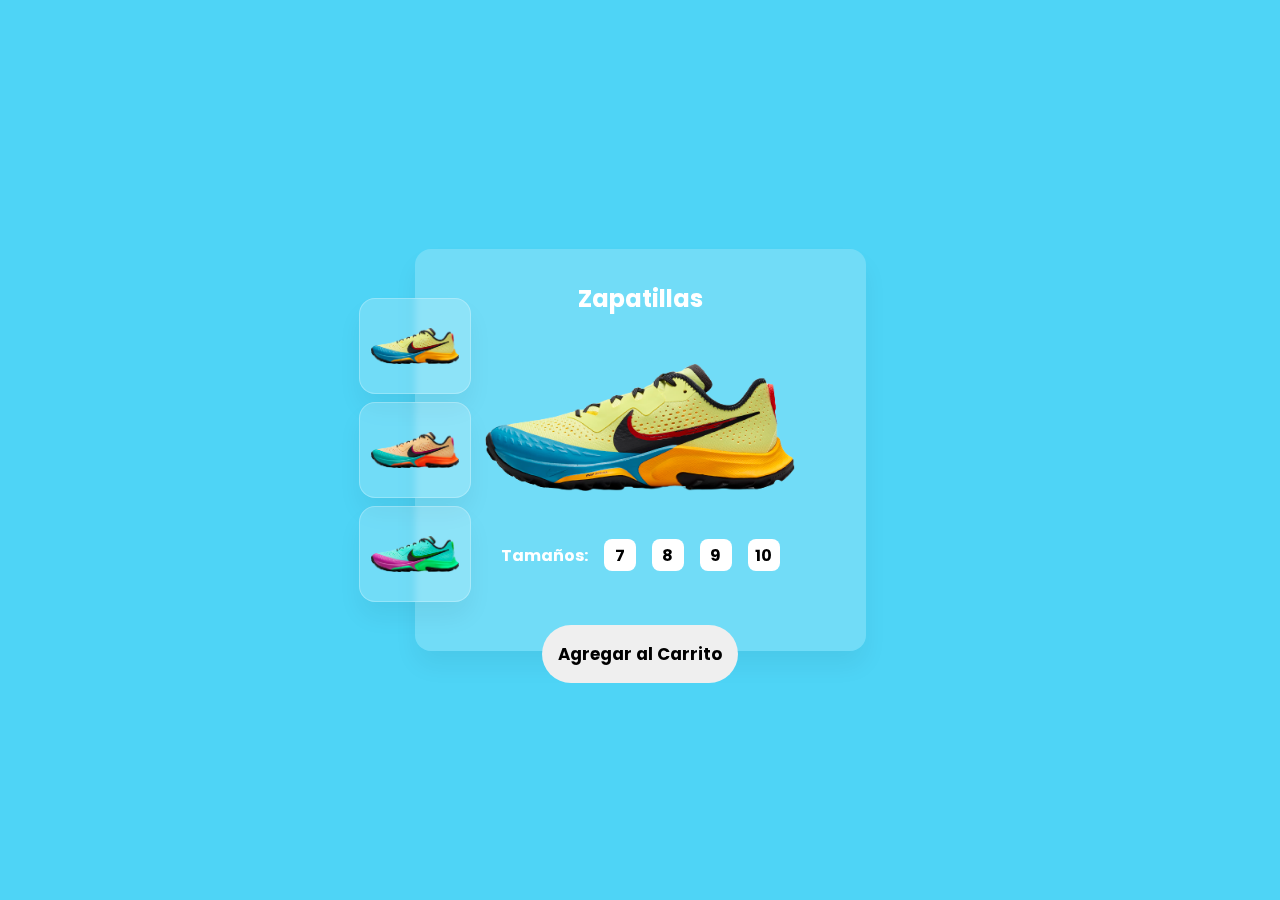
<file: 02-View_Card/index.html>
<!DOCTYPE html>
<html lang="es">
<head>
    <meta charset="UTF-8">
    <meta http-equiv="X-UA-Compatible" content="IE=edge">
    <meta name="viewport" content="width=device-width, initial-scale=1.0">
    <title>Cartas</title>

    <link rel="stylesheet" href="css/app.css">
</head>
<body>

    <div class="card">
        <ul class="card__images">
            <li class="card__list"><img class="card__img" src="img/shoes1.png" alt=""></li>
            <li class="card__list"><img class="card__img" src="img/shoes2.png" alt=""></li>
            <li class="card__list"><img class="card__img" src="img/shoes3.png" alt=""></li>
        </ul>

        <div class="card__container">
            <h2 class="card__title">Zapatillas</h2>
            <img class="card__primary" src="img/shoes1.png" alt="">

            <ul class="card__prices">
                <li><p class="card__size">Tamaños: </p></li>
                <li><p class="card__price">7</p></li>
                <li><p class="card__price">8</p></li>
                <li><p class="card__price">9</p></li>
                <li><p class="card__price">10</p></li>
            </ul>

            <button type="button" class="card__btn">Agregar al Carrito</button>
        </div>
    </div>

    <script src="app.js"></script>
    
</body>
</html>
</file>
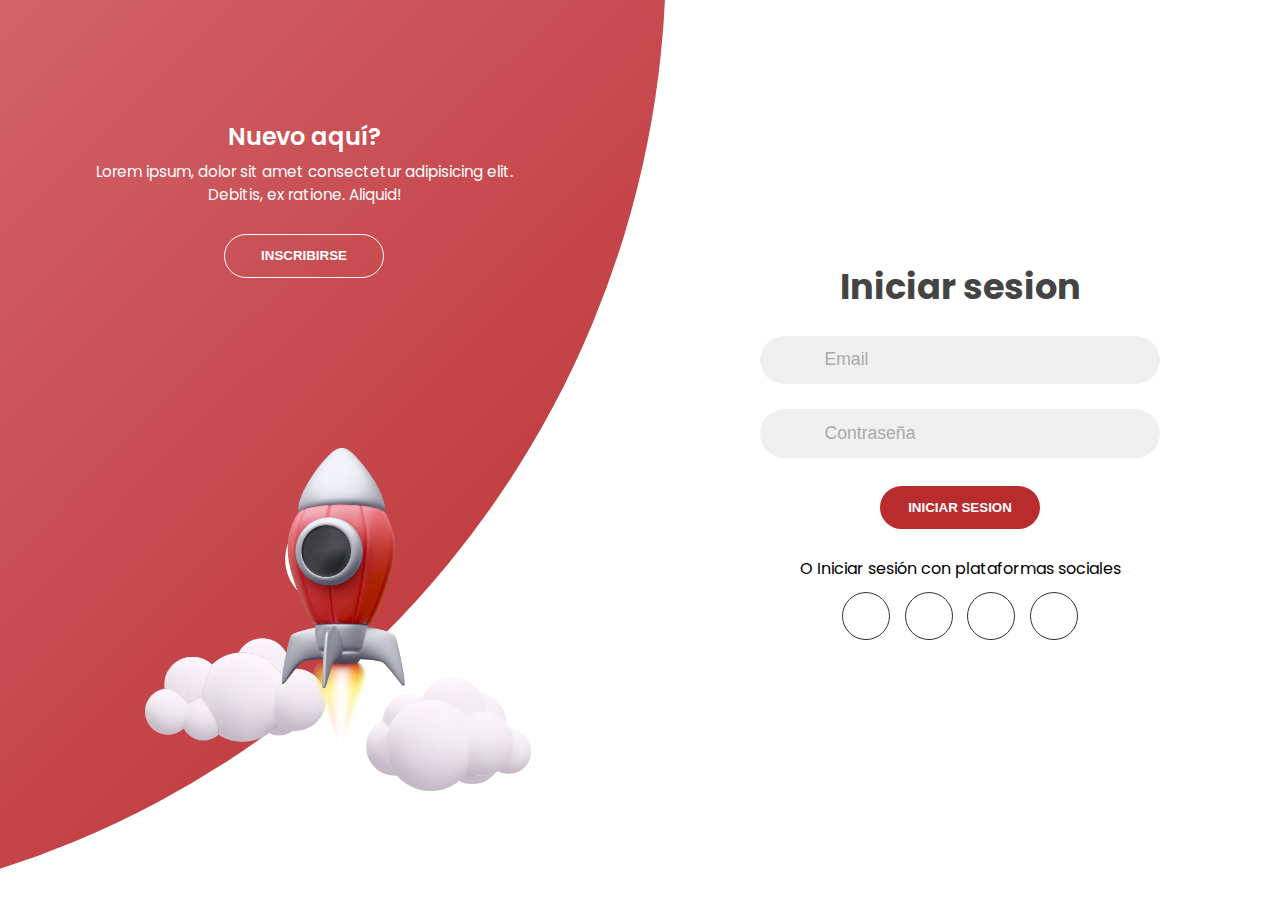
<file: 03-Login_Register/index.html>
<!DOCTYPE html>
<html lang="es">
  <head>
    <meta charset="UTF-8" />
    <meta http-equiv="X-UA-Compatible" content="IE=edge" />
    <meta name="viewport" content="width=device-width, initial-scale=1.0" />
    <title>Login | Registro</title>

    <link rel="stylesheet" href="https://cdnjs.cloudflare.com/ajax/libs/font-awesome/6.2.1/css/all.min.css" integrity="sha512-MV7K8+y+gLIBoVD59lQIYicR65iaqukzvf/nwasF0nqhPay5w/9lJmVM2hMDcnK1OnMGCdVK+iQrJ7lzPJQd1w==" crossorigin="anonymous" referrerpolicy="no-referrer" />
    <link rel="stylesheet" href="css/app.css" />
  </head>

  <body>

    <div class="forms">
      <div class="forms__container">
        <form action="#" class="forms__content login">
          <h2 class="forms__title">Iniciar sesion</h2>
          <div class="forms__inputs">
            <label class="forms__label" for="username">
              <i class="fas fa-user forms__label-icon"></i>
            </label>
            <input type="text" id="username" class="forms__input" placeholder="Email" />
          </div>

          <div class="forms__inputs">
            <label class="forms__label" for="password">
              <i class="fas fa-lock forms__label-icon"></i>
            </label>
            <input type="password" id="password" class="forms__input" placeholder="Contraseña" />
          </div>

          <input type="submit" value="Iniciar Sesion" class="forms__btn" />

          <p class="forms__description">O Iniciar sesión con plataformas sociales</p>
          <div class="forms__socials">
            <a href="#" class="forms__icon">
              <i class="fab fa-facebook-f"></i>
            </a>
            <a href="#" class="forms__icon">
              <i class="fab fa-twitter"></i>
            </a>
            <a href="#" class="forms__icon">
              <i class="fab fa-google"></i>
            </a>
            <a href="#" class="forms__icon">
              <i class="fab fa-linkedin-in"></i>
            </a>
          </div>
        </form>  <!-- Fin Login -->

        <form action="#" class="forms__content register">
          <h2 class="forms__title">Inscribirse</h2>
          <div class="forms__inputs">
            <label class="forms__label" for="username2">
              <i class="fas fa-user forms__label-icon"></i>
            </label>
            <input type="text" id="username2" class="forms__input" placeholder="Usuario" />
          </div>

          <div class="forms__inputs">
            <label class="forms__label" for="email">
              <i class="fas fa-envelope forms__label-icon"></i>
            </label>
            <input type="email" id="email" class="forms__input" placeholder="Email" />
          </div>

          <div class="forms__inputs">
            <label class="forms__label" for="password2">
              <i class="fas fa-lock forms__label-icon"></i>
            </label>
            <input type="password" id="password2" class="forms__input" placeholder="Contraseña" />
          </div>
          <input type="submit" class="forms__btn" value="Registrarse" />

          <p class="forms__description">O Regístrese con las plataformas sociales</p>

          <div class="forms__socials">
            <a href="#" class="forms__icon">
              <i class="fab fa-facebook-f"></i>
            </a>
            <a href="#" class="forms__icon">
              <i class="fab fa-twitter"></i>
            </a>
            <a href="#" class="forms__icon">
              <i class="fab fa-google"></i>
            </a>
            <a href="#" class="forms__icon">
              <i class="fab fa-linkedin-in"></i>
            </a>
          </div>
        </form> <!-- Fin Registro -->
      </div>
    </div>

    <div class="panels">
      <div class="panels__container left">
        <div class="panels__content">
          <h3 class="panels__title">Nuevo aquí?</h3>
          <p class="panels__description">
            Lorem ipsum, dolor sit amet consectetur adipisicing elit. Debitis,
            ex ratione. Aliquid!
          </p>
          <button class="panels__btn" id="register">Inscribirse</button>
        </div>
        <img src="img/cohete1.svg" class="panels__img" alt="" id="cohete" />
      </div><!-- Fin Panel Principal -->

      <div class="panels__container right">
        <div class="panels__content">
          <h3 class="panels__title">Uno de nosotros</h3>
          <p class="panels__description">
            Lorem ipsum dolor sit amet consectetur adipisicing elit. Nostrum
            laboriosam ad deleniti.
          </p>
          <button class="panels__btn" id="login">Iniciar sesión</button>
        </div>
        <img src="img/esfera.svg" class="panels__img" alt="" />
      </div>
    </div>

    <script src="./app.js"></script>
  </body>
</html>
</file>
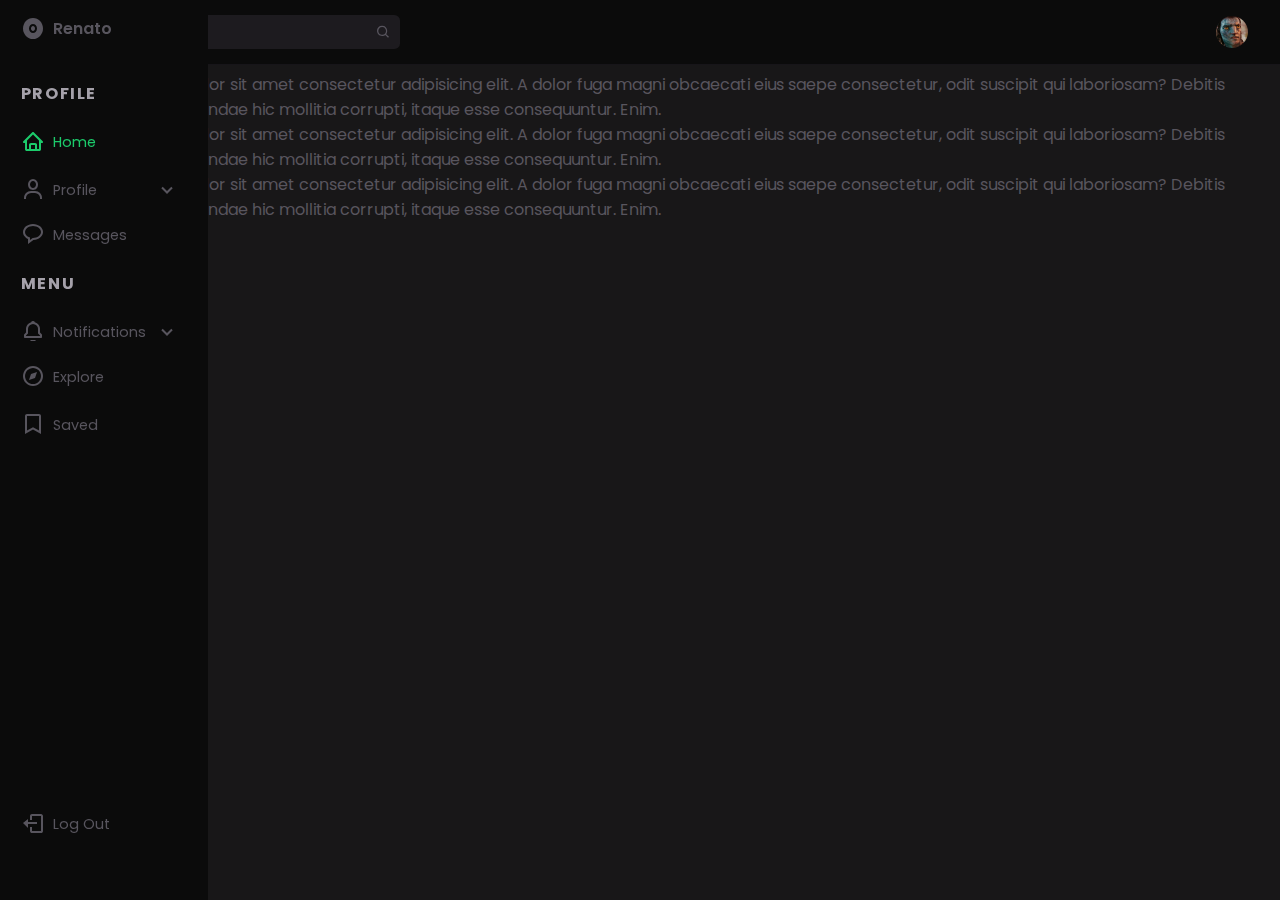
<file: 04-sidebar_Avanz/index.html>
<!DOCTYPE html>
<html lang="es">
  <head>
    <meta charset="UTF-8" />
    <meta http-equiv="X-UA-Compatible" content="IE=edge" />
    <meta name="viewport" content="width=device-width, initial-scale=1.0" />
    <title>Sidebar</title>
    <link rel="stylesheet" href="css/app.css" />
    <link
      rel="stylesheet"
      href="https://cdn.jsdelivr.net/npm/boxicons@latest/css/boxicons.min.css"
    />
  </head>
  <body>
    <!--HEADER-->
    <header class="header">
      <div class="header__container">
        <div class="header__search">
          <input type="search" placeholder="Buscar..." class="header__input" />
          <i class="bx bx-search"></i>
        </div>

        <img src="img/avatar.jpg" class="header__img" />

        <i class="bx bx-menu header__menu" id="header-menu"></i>
      </div>
      <!-- Fin Contenedor -->
    </header>
    <!--NAV-->

    <div class="nav" id="navbar">
      <nav class="nav__container">
        <div>
          <a href="#" class="nav__link nav__logo">
            <i class="bx bxs-disc nav__icon"></i>
            <span class="nav__logo-name">Renato</span>
          </a>
          <div class="nav__list">
            <div class="nav__items">
              <h3 class="nav__subtitle">Profile</h3>
              <a href="#" class="nav__link active">
                <i class="bx bx-home nav__icon"></i>
                <span class="nav__name">Home</span>
              </a>
              <div class="nav__dropdown">
                <a href="#" class="nav__link">
                  <i class="bx bx-user nav__icon"></i>
                  <span class="nav__name">Profile</span>
                  <i
                    class="bx bx-chevron-down nav__icon nav__dropdown-icon"
                  ></i>
                </a>
                <div class="nav__dropdown-collapse">
                  <div class="nav__dropdown-content">
                    <a href="#" class="nav__dropdown-item">Passwords</a>
                    <a href="#" class="nav__dropdown-item">Mail</a>
                    <a href="#" class="nav__dropdown-item">Accounts</a>
                  </div>
                </div>
              </div>
              <a href="#" class="nav__link">
                <i class="bx bx-message-rounded nav__icon"></i>
                <span class="nav__name">Messages</span>
              </a>
            </div>
            <div class="nav__items">
              <h3 class="nav__subtitle">Menu</h3>

              <div class="nav__dropdown">
                <a href="#" class="nav__link">
                  <i class="bx bx-bell nav__icon"></i>
                  <span class="nav__name">Notifications</span>
                  <i
                    class="bx bx-chevron-down nav__icon nav__dropdown-icon"
                  ></i>
                </a>
                <div class="nav__dropdown-collapse">
                  <div class="nav__dropdown-content">
                    <a href="#" class="nav__dropdown-item">Blocked</a>
                    <a href="#" class="nav__dropdown-item">Silenced</a>
                    <a href="#" class="nav__dropdown-item">Publish</a>
                  </div>
                </div>
              </div>
              <a href="#" class="nav__link">
                <i class="bx bx-compass nav__icon"></i>
                <span class="nav__name">Explore</span>
              </a>
              <a href="#" class="nav__link">
                <i class="bx bx-bookmark nav__icon"></i>
                <span class="nav__name">Saved</span>
              </a>
            </div>
          </div>
        </div>
        <a href="#" class="nav__link nav__logout">
          <i class="bx bx-log-out nav__icon"></i>
          <span class="nav__name">Log Out</span>
        </a>
      </nav>
    </div>

    <!--CONTENIDO-->
    <main>
      <section>
        <p>
          Lorem ipsum dolor sit amet consectetur adipisicing elit. A dolor fuga
          magni obcaecati eius saepe consectetur, odit suscipit qui laboriosam?
          Debitis maiores repudiandae hic mollitia corrupti, itaque esse
          consequuntur. Enim.
        </p>
        <p>
          Lorem ipsum dolor sit amet consectetur adipisicing elit. A dolor fuga
          magni obcaecati eius saepe consectetur, odit suscipit qui laboriosam?
          Debitis maiores repudiandae hic mollitia corrupti, itaque esse
          consequuntur. Enim.
        </p>
        <p>
          Lorem ipsum dolor sit amet consectetur adipisicing elit. A dolor fuga
          magni obcaecati eius saepe consectetur, odit suscipit qui laboriosam?
          Debitis maiores repudiandae hic mollitia corrupti, itaque esse
          consequuntur. Enim.
        </p>
      </section>
    </main>

    <script src="app.js"></script>
  </body>
</html>
</file>
<file: 02-View_Card/css/app.css>
@import url("https://fonts.googleapis.com/css2?family=Poppins:wght@400;600;700;900&display=swap");
* {
  padding: 0;
  margin: 0;
  font-family: "Poppins", sans-serif;
}

*, *::after, *::before {
  box-sizing: border-box;
}

body {
  min-height: 100vh;
  display: flex;
  justify-content: center;
  align-items: center;
  background: #4ed4f6;
}

img {
  max-width: 100%;
  -o-object-fit: cover;
     object-fit: cover;
  display: block;
}

.card {
  position: absolute;
  min-width: 25rem;
}
.card__images {
  list-style: none;
  position: absolute;
  top: 50%;
  left: -3.5rem;
  transform: translateY(-50%);
  z-index: 1;
}
.card__list {
  width: 7rem;
  height: 6rem;
  background-color: rgba(255, 255, 255, 0.2);
  box-shadow: 0 15px 25px rgba(0, 0, 0, 0.05);
  display: flex;
  align-items: center;
  justify-content: center;
  margin: 0.5rem 0;
  -webkit-backdrop-filter: blur(0.2rem);
          backdrop-filter: blur(0.2rem);
  border: 1px solid rgba(255, 255, 255, 0.25);
  border-radius: 1rem;
}
.card__img {
  width: 80%;
  transition: transform 0.5s ease;
}
.card__img:hover {
  transform: rotate(-20deg);
  cursor: pointer;
}
.card__container {
  padding: 2rem;
  background: rgba(255, 255, 255, 0.2);
  box-shadow: 0 15px 25px rgba(0, 0, 0, 0.05);
  border-radius: 1rem;
  -webkit-backdrop-filter: blur(0.2rem);
          backdrop-filter: blur(0.2rem);
  display: flex;
  flex-direction: column;
  justify-content: center;
  align-items: center;
  gap: 3rem;
}
.card__title {
  text-align: center;
  color: #fff;
  font-weight: bold;
}
.card__primary {
  width: 80%;
  transition: transform 0.4s ease;
}
.card__primary:hover {
  transform: scale(1.1) rotate(-10deg);
}
.card__prices {
  list-style: none;
  display: flex;
  justify-content: center;
  align-items: center;
  gap: 1rem;
  margin-bottom: 3rem;
}
.card__size {
  color: #fff;
  font-weight: bold;
}
.card__price {
  width: 2rem;
  height: 2rem;
  font-weight: bold;
  display: flex;
  align-items: center;
  justify-content: center;
  background-color: #fff;
  border-radius: 0.5rem;
  transition: transform 0.4s ease;
}
.card__price:hover {
  cursor: pointer;
  transform: translateY(-0.5rem);
}
.card__btn {
  position: absolute;
  bottom: -2rem;
  padding: 1rem;
  font-size: 1.05rem;
  font-weight: bold;
  border-radius: 4rem;
  border: none;
  transition: letter-spacing 0.4s ease;
}
.card__btn:hover {
  cursor: pointer;
  letter-spacing: 0.1rem;
}/*# sourceMappingURL=app.css.map */
</file>
<file: 03-Login_Register/css/app.css>
@import url("https://fonts.googleapis.com/css2?family=Poppins:wght@200;300;400;500;600;700;800&display=swap");
* {
  margin: 0;
  padding: 0;
  box-sizing: border-box;
}

body {
  position: relative;
  width: 100%;
  font-family: "Poppins", sans-serif;
  background-color: #fff;
  min-height: 100vh;
  overflow: hidden;
}
body::before {
  content: "";
  position: absolute;
  width: 120rem;
  height: 120rem;
  top: -5%;
  right: 48%;
  border-radius: 50%;
  transform: translateY(-50%);
  background-image: linear-gradient(-45deg, #B92C2E 0%, #F5B0BC 100%);
  transition: transform 1s ease-in-out;
  z-index: 6;
}
@media screen and (max-width: 840px) {
  body::before {
    width: 80rem;
    height: 80rem;
    transform: translateX(-50%);
    left: 50%;
    bottom: 70%;
    right: initial;
    top: initial;
  }
}
body.register::before {
  right: 52%;
  transform: translate(100%, -50%);
}
@media screen and (max-width: 840px) {
  body.register::before {
    width: 80rem;
    height: 80rem;
    transform: translateX(-50%);
    left: 50%;
    bottom: 70%;
    right: initial;
    top: initial;
  }
}
body.register .login {
  opacity: 0;
}
body.register .register {
  opacity: 1;
  transform: translateX(-100%);
  z-index: 10;
}
@media screen and (max-width: 840px) {
  body.register .register {
    transform: translate(0%);
  }
}
body.register .left {
  pointer-events: none;
  transform: translateX(-65rem);
}
body.register .right {
  pointer-events: all;
  transform: translate(0, 0);
}
@media screen and (max-width: 840px) {
  body.register .right {
    transform: translateY(-100%);
  }
}

.forms {
  position: absolute;
  width: 100%;
  height: 100%;
  top: 0;
  left: 0;
}
.forms__container {
  position: absolute;
  top: 50%;
  transform: translate(-50%, -50%);
  left: 75%;
  width: 50%;
  transition: 0.5s 0.2s ease-in-out;
  display: grid;
  grid-template-columns: 1fr;
  z-index: 5;
}
@media screen and (max-width: 840px) {
  .forms__container {
    width: 100%;
    top: 95%;
    left: 50%;
    transform: translate(-50%, -100%);
  }
}
.forms__content {
  display: flex;
  align-items: center;
  justify-content: center;
  flex-direction: column;
  padding: 0 5rem;
  transition: all 0.2s 0.7s;
  overflow: hidden;
  grid-column: 1/2;
  grid-row: 1/2;
}
@media screen and (max-width: 840px) {
  .forms__content {
    justify-content: flex-start;
  }
}
.forms__content.login {
  z-index: 2;
}
.forms__content.register {
  opacity: 0;
  z-index: 1;
}
.forms__title {
  font-size: 2.2rem;
  color: #444;
  margin-bottom: 10px;
}
.forms__inputs {
  max-width: 25rem;
  width: 100%;
  background-color: #f0f0f0;
  margin: 0.8rem 0;
  border-radius: 4rem;
  display: grid;
  grid-template-columns: 15% 85%;
  padding: 0 0.4rem;
  position: relative;
}
.forms__label {
  display: flex;
  justify-content: center;
  align-items: center;
}
.forms__label-icon {
  text-align: center;
  color: #acacac;
  font-size: 1.1rem;
}
.forms__input {
  background: none;
  outline: none;
  border: none;
  padding: 0.85rem 0;
  font-weight: 600;
  font-size: 1.1rem;
  color: #333;
}
.forms__input::-moz-placeholder {
  color: #aaa;
  font-weight: 500;
}
.forms__input:-ms-input-placeholder {
  color: #aaa;
  font-weight: 500;
}
.forms__input::placeholder {
  color: #aaa;
  font-weight: 500;
}
.forms__description {
  padding: 0.7rem 0;
  font-size: 1rem;
}
.forms__socials {
  display: flex;
  justify-content: center;
}
.forms__icon {
  height: 3rem;
  width: 3rem;
  display: flex;
  justify-content: center;
  align-items: center;
  margin: 0 0.45rem;
  color: #333;
  border-radius: 50%;
  border: 0.1rem solid #333;
  text-decoration: none;
  font-size: 1.1rem;
  transition: 0.4s;
}
.forms__icon:hover {
  color: #B92C2E;
  border-color: #B92C2E;
}
.forms__btn {
  width: 10rem;
  background-color: #B92C2E;
  border: none;
  outline: none;
  padding: 0.85rem 0;
  border-radius: 3rem;
  color: #fff;
  text-transform: uppercase;
  font-weight: 600;
  margin: 1rem 0;
  cursor: pointer;
  transition: 0.5s;
}
.forms__btn:hover {
  background-color: #e4282b;
}

.panels {
  position: absolute;
  height: 100%;
  width: 100%;
  top: 0;
  left: 0;
  display: grid;
  grid-template-columns: repeat(2, 1fr);
}
@media screen and (max-width: 840px) {
  .panels {
    grid-template-columns: 1fr;
    grid-template-rows: 1fr 2fr 1fr;
  }
}
.panels__container {
  display: flex;
  flex-direction: column;
  align-items: flex-end;
  justify-content: space-around;
  text-align: center;
  transition: transform 1s ease-in-out;
  z-index: 6;
}
@media screen and (max-width: 840px) {
  .panels__container {
    flex-direction: row;
    justify-content: space-around;
    align-items: center;
    padding: 2.5rem 8%;
    grid-column: 1/2;
  }
}
.panels__container.left {
  pointer-events: all;
  padding: 3rem 17% 2rem 12%;
  transform: translateX(0);
}
.panels__container.right {
  pointer-events: none;
  padding: 3rem 12% 2rem 17%;
  transform: translateX(65rem);
}
.panels__content {
  color: #fff;
  transition: transform 0.9s ease-in-out;
  transition-delay: 0.6s;
}
.panels__title {
  font-weight: 600;
  line-height: 1;
  font-size: 1.5rem;
}
.panels__description {
  font-size: 0.95rem;
  padding: 0.7rem 0;
}
.panels__btn {
  width: 10rem;
  background-color: transparent;
  border: 0.1rem #fff solid;
  outline: none;
  padding: 0.85rem 0;
  border-radius: 4rem;
  color: #fff;
  text-transform: uppercase;
  font-weight: 600;
  margin: 1rem 0;
  cursor: pointer;
  transition: 0.5s;
}
@media screen and (max-width: 840px) {
  .panels__btn {
    border-color: #333;
  }
}
.panels__btn:hover {
  background-color: #e4282b;
}
.panels__img {
  width: 85%;
  transition: transform 1.1s ease-in-out;
  transition-delay: 0.4s;
}
@media screen and (max-width: 840px) {
  .panels__img {
    width: 12rem;
    transition: transform 0.9s ease-in-out;
    transition-delay: 0.6s;
  }
}
@media screen and (max-width: 600px) {
  .panels__img {
    display: none;
  }
}/*# sourceMappingURL=app.css.map */
</file>
<file: 04-sidebar_Avanz/css/app.css>
@import url("https://fonts.googleapis.com/css2?family=Poppins:wght@200;300;400;500;600;700;800&display=swap");
:root {
  --header-height: 3.5rem;
  --nav-width: 219px;
  /*Colores*/
  --first-color: #6923d0;
  --first-color: rgb(28, 203, 107);
  --first-color-light: #1d1b1f;
  --title-color: #19181b;
  --text-color: #58555e;
  --text-color-light: #a5a1aa;
  --body-color: #181718;
  --container-color: #0b0b0b;
  /*fonts*/
  --body-font: "Poppins", sans-serif;
  --normal-font-size: 0.938rem;
  --small-font-size: 0.75rem;
  --smaller-font-size: 0.75rem;
  --font-medium: 500;
  --font-semi-bold: 600;
  --z-fixed: 100;
}
@media screen and (min-width: 1024px) {
  :root {
    --normal-font-size: 1rem;
    --small-font-size: 0.875rem;
    --smaller-font-size: 0.813rem;
  }
}

* {
  padding: 0;
  margin: 0;
  box-sizing: border-box;
}

body {
  font-family: "Poppins", sans-serif;
  margin: var(--header-height) 0 0 0;
  padding: 1rem 2rem 0.25rem 5rem;
  font-family: var(--body-font);
  font-size: var(--normal-font-size);
  background-color: var(--body-color);
  color: var(--text-color);
}
@media screen and (max-width: 770px) {
  body {
    padding: 0.25rem 2rem;
  }
}

a {
  text-decoration: none;
}

img {
  max-width: 100%;
  height: auto;
  -o-object-fit: cover;
     object-fit: cover;
}

/*Header*/
.header {
  position: fixed;
  top: 0;
  left: 0;
  width: 100%;
  background-color: var(--container-color);
  box-shadow: 0 1px 0 rgba(22, 8, 43, 0.1);
  padding: 0.25rem 2rem 0.25rem 5rem;
}
@media screen and (max-width: 770px) {
  .header {
    padding: 0.25rem 2rem;
  }
}
.header__container {
  display: flex;
  align-items: center;
  height: var(--header-height);
  justify-content: space-between;
}
.header__search {
  min-width: 20rem;
  display: flex;
  align-items: center;
  gap: 0.5rem;
  background-color: var(--first-color-light);
  padding: 0.2rem 0.5rem;
  border-radius: 0.35rem;
}
.header__input {
  width: 100%;
  padding: 0.4rem 1rem;
  background-color: transparent;
  border: none;
  outline: none;
  color: var(--text-color-light);
}
.header__input::-moz-placeholder {
  color: var(--text-color);
  font-family: var(--body-font);
}
.header__input:-ms-input-placeholder {
  color: var(--text-color);
  font-family: var(--body-font);
}
.header__input::placeholder {
  color: var(--text-color);
  font-family: var(--body-font);
}
.header__img {
  width: 2rem;
  height: 2rem;
  border-radius: 50%;
}
@media screen and (max-width: 770px) {
  .header__img {
    position: absolute;
    right: 5rem;
  }
}
.header__menu {
  cursor: pointer;
  font-size: 2rem;
}
.header__menu#header-menu {
  display: none;
}
@media screen and (max-width: 770px) {
  .header__menu#header-menu {
    display: block;
  }
}

.nav {
  position: absolute;
  top: 0;
  left: 0;
  z-index: 1;
  background-color: var(--container-color);
  box-shadow: 0 1px 0 rgba(22, 8, 43, 0.1);
  height: 100vh;
  width: 4rem;
  padding: 1rem 1.3rem;
  transition: 0.5s ease-in-out;
  transition-property: transform width;
}
@media screen and (max-width: 770px) {
  .nav {
    transform: translateX(-5rem);
  }
}
.nav:hover {
  width: 13rem;
}
.nav:hover .nav__subtitle, .nav:hover .nav__name, .nav:hover .nav__logo-name {
  opacity: 1;
}
.nav__container {
  height: 100%;
  display: flex;
  flex-direction: column;
  justify-content: space-between;
  padding-bottom: 3rem;
  overflow: auto;
  scrollbar-width: none;
}
.nav__container::-webkit-scrollbar {
  display: none;
}
.nav__logo {
  margin-bottom: 2.5rem;
}
.nav__logo-name {
  font-weight: 600;
  transition: opacity 0.2s ease;
  opacity: 0;
}
.nav__link {
  display: flex;
  align-items: center;
  width: 100%;
  color: var(--text-color);
}
.nav__link.active {
  color: var(--first-color);
}
.nav__link:hover {
  color: var(--first-color);
}
.nav__icon {
  font-size: 1.5rem;
  margin-right: 0.5rem;
}
.nav__name {
  font-size: 0.9rem;
  transition: opacity 0.2s ease;
  opacity: 0;
}
.nav__items {
  display: grid;
  gap: 1.5rem;
  margin-bottom: 1.5rem;
}
.nav__subtitle {
  letter-spacing: 0.1rem;
  text-transform: uppercase;
  font-size: 1rem;
  color: var(--text-color-light);
  pointer-events: none;
  transition: opacity 0.2s ease;
  opacity: 0;
}
.nav__dropdown {
  overflow: hidden;
  transition: max-height 0.5s ease-in-out;
  max-height: 21px;
}
.nav__dropdown:hover {
  max-height: 20rem;
}
.nav__dropdown-icon {
  margin-left: auto;
}
.nav__dropdown-collapse {
  margin-top: 0.8rem;
  background-color: var(--first-color-light);
  border-radius: 0.2rem;
}
.nav__dropdown-content {
  display: flex;
  flex-direction: column;
  gap: 0.5rem;
  padding: 0.5rem 1.5rem;
}
.nav__dropdown-item {
  font-size: 0.85rem;
  color: var(--text-color);
}
.nav__dropdown-item:hover {
  color: var(--first-color);
}/*# sourceMappingURL=app.css.map */
</file>
